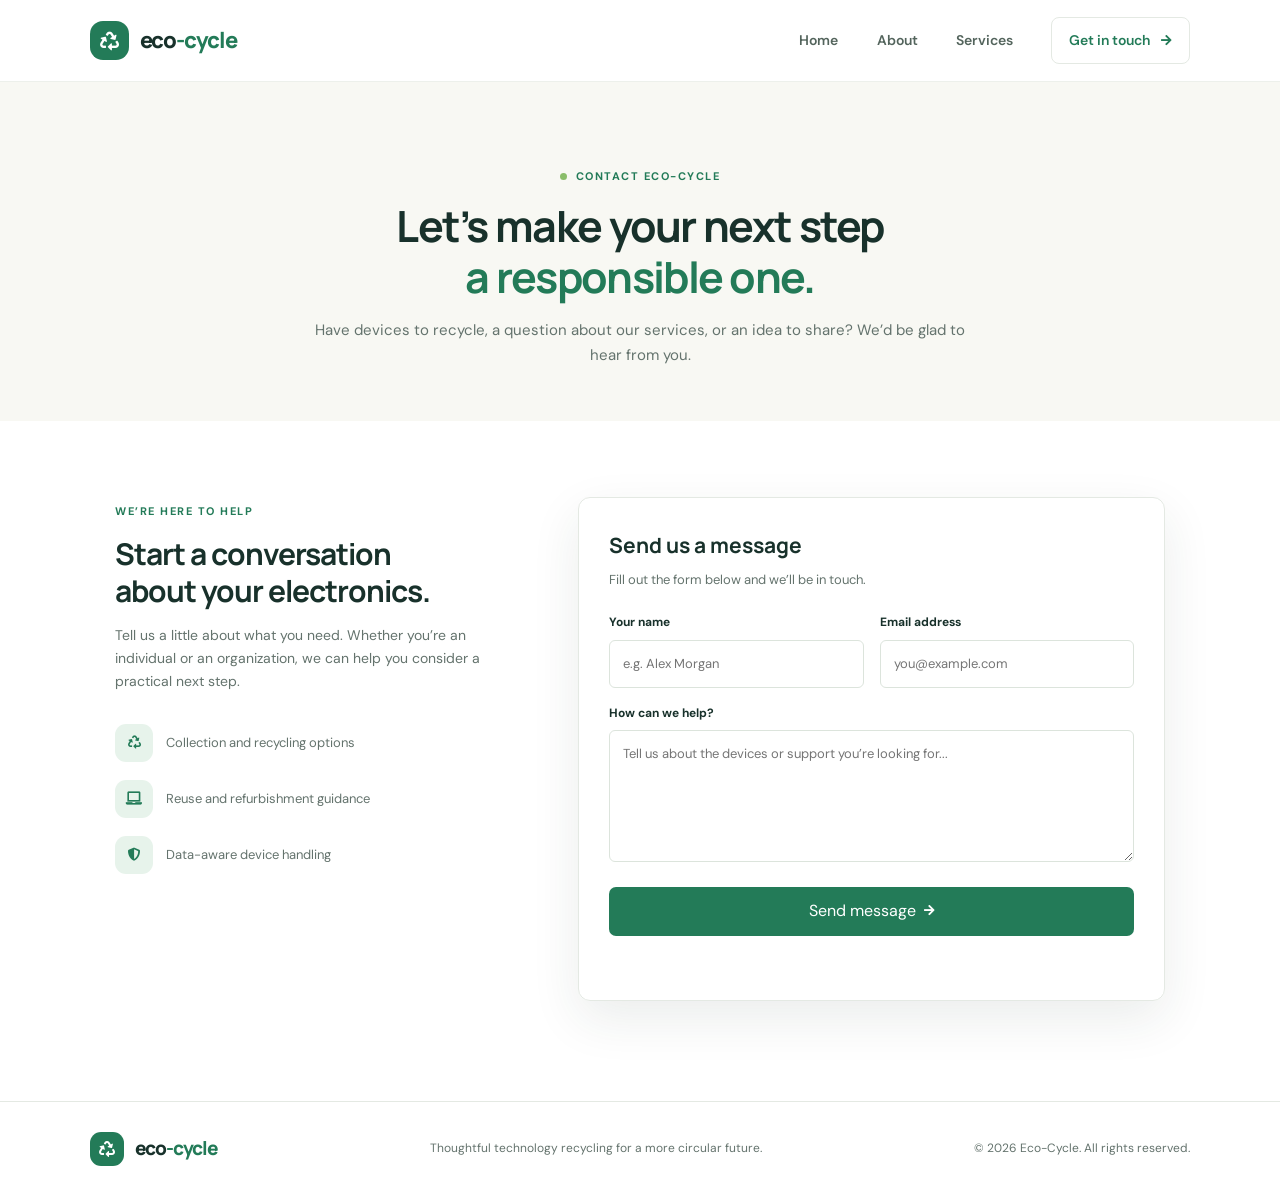
<file: contact.html>
<!DOCTYPE html>
<html lang="en">
  <head>
    <meta charset="UTF-8" />
    <meta name="viewport" content="width=device-width, initial-scale=1.0" />
    <meta name="description" content="Get in touch with Eco-Cycle to discuss responsible electronics reuse and recycling." />
    <title>Contact Eco-Cycle | Let's talk recycling</title>
    <link rel="stylesheet" href="site.css" />
    <link rel="stylesheet" href="contact.css" />
    <link rel="stylesheet" href="https://cdnjs.cloudflare.com/ajax/libs/font-awesome/5.15.3/css/all.min.css" />
  </head>
  <body>
    <header class="site-header">
      <a class="brand" href="index.html" aria-label="Eco-Cycle home"><span class="brand-mark"><i class="fas fa-recycle" aria-hidden="true"></i></span><span class="brand-name">eco<span>-cycle</span></span></a>
      <nav class="site-nav" aria-label="Main navigation">
        <a href="index.html">Home</a><a href="about.html">About</a><a href="services.html">Services</a><a class="nav-cta active" aria-current="page" href="contact.html">Get in touch <i class="fas fa-arrow-right" aria-hidden="true"></i></a>
      </nav>
    </header>
    <main>
      <section class="page-heading">
        <span class="eyebrow"><span></span> Contact Eco-Cycle</span>
        <h1>Let’s make your next step<br /><em>a responsible one.</em></h1>
        <p>Have devices to recycle, a question about our services, or an idea to share? We’d be glad to hear from you.</p>
      </section>
      <section class="contact-layout">
        <div class="contact-intro">
          <span class="eyebrow">We’re here to help</span>
          <h2>Start a conversation<br />about your electronics.</h2>
          <p>Tell us a little about what you need. Whether you’re an individual or an organization, we can help you consider a practical next step.</p>
          <div class="contact-points">
            <div class="contact-point"><i class="fas fa-recycle" aria-hidden="true"></i><span>Collection and recycling options</span></div>
            <div class="contact-point"><i class="fas fa-laptop" aria-hidden="true"></i><span>Reuse and refurbishment guidance</span></div>
            <div class="contact-point"><i class="fas fa-shield-alt" aria-hidden="true"></i><span>Data-aware device handling</span></div>
          </div>
        </div>
        <form class="contact-form" id="contact-form">
          <h2>Send us a message</h2>
          <p>Fill out the form below and we’ll be in touch.</p>
          <div class="form-row">
            <div class="form-field"><label for="name">Your name</label><input type="text" id="name" name="name" autocomplete="name" placeholder="e.g. Alex Morgan" required /></div>
            <div class="form-field"><label for="email">Email address</label><input type="email" id="email" name="email" autocomplete="email" placeholder="you@example.com" required /></div>
          </div>
          <div class="form-field"><label for="message">How can we help?</label><textarea id="message" name="message" placeholder="Tell us about the devices or support you’re looking for..." required></textarea></div>
          <button type="submit" class="button button-primary form-submit">Send message <i class="fas fa-arrow-right" aria-hidden="true"></i></button>
          <p class="form-status" id="form-status" role="status" aria-live="polite"></p>
        </form>
      </section>
    </main>
    <footer class="site-footer">
      <a class="brand footer-brand" href="index.html"><span class="brand-mark"><i class="fas fa-recycle" aria-hidden="true"></i></span><span class="brand-name">eco<span>-cycle</span></span></a>
      <p>Thoughtful technology recycling for a more circular future.</p><span class="footer-copy">&copy; 2026 Eco-Cycle. All rights reserved.</span>
    </footer>
    <script src="script.js"></script>
  </body>
</html>
</file>
<file: site.css>
@import url("https://fonts.googleapis.com/css2?family=DM+Sans:wght@400;500;600;700&family=Manrope:wght@400;500;600;700;800&display=swap");

:root {
  --ink: #18312b;
  --muted: #64736d;
  --green: #237b58;
  --green-dark: #17563e;
  --mint: #e7f3eb;
  --cream: #f8f8f3;
  --line: #e4e9e3;
  --white: #fff;
  --shadow: 0 18px 50px rgba(30, 58, 44, 0.09);
}

* { box-sizing: border-box; }
html { scroll-behavior: smooth; }
body {
  margin: 0;
  color: var(--ink);
  background: var(--white);
  font-family: "DM Sans", Arial, sans-serif;
  line-height: 1.65;
  -webkit-font-smoothing: antialiased;
}
img { display: block; max-width: 100%; }
a { color: inherit; }
h1, h2, h3, p { margin-top: 0; }
h1, h2, h3, .brand-name { font-family: "Manrope", "DM Sans", Arial, sans-serif; }

.site-header {
  position: relative;
  z-index: 5;
  min-height: 82px;
  display: flex;
  align-items: center;
  justify-content: space-between;
  gap: 32px;
  padding: 0 clamp(24px, 7vw, 110px);
  background: rgba(255, 255, 255, 0.96);
  border-bottom: 1px solid #edf0eb;
}
.brand { display: inline-flex; align-items: center; gap: 11px; text-decoration: none; }
.brand-mark {
  width: 39px;
  height: 39px;
  display: grid;
  place-items: center;
  border-radius: 13px;
  color: var(--white);
  background: var(--green);
  font-size: 19px;
}
.brand-name { font-size: 22px; font-weight: 800; letter-spacing: -1.2px; }
.brand-name span { color: var(--green); }
.site-nav { display: flex; align-items: center; gap: clamp(18px, 3vw, 42px); }
.site-nav a {
  color: #53645c;
  font-size: 14px;
  font-weight: 600;
  text-decoration: none;
  transition: color 160ms ease, background 160ms ease;
}
.site-nav a:hover, .site-nav a.active { color: var(--green); }
.site-nav .nav-cta {
  padding: 11px 17px;
  border: 1px solid var(--line);
  border-radius: 8px;
  color: var(--ink);
}
.site-nav .nav-cta:hover { border-color: var(--green); color: var(--green); }
.nav-cta i, .button i { margin-left: 8px; font-size: 12px; }

.eyebrow {
  display: inline-flex;
  align-items: center;
  gap: 9px;
  margin-bottom: 16px;
  color: var(--green);
  font-size: 11px;
  font-weight: 700;
  letter-spacing: 1.5px;
  line-height: 1.3;
  text-transform: uppercase;
}
.eyebrow > span { width: 7px; height: 7px; border-radius: 50%; background: #8abd69; }
.button {
  min-height: 49px;
  display: inline-flex;
  align-items: center;
  justify-content: center;
  padding: 0 21px;
  border: 0;
  border-radius: 7px;
  font-size: 13px;
  font-weight: 700;
  text-decoration: none;
  transition: transform 160ms ease, background 160ms ease;
}
.button:hover { transform: translateY(-2px); }
.button-primary { color: var(--white); background: var(--green); }
.button-primary:hover { color: var(--white); background: var(--green-dark); }
.button-light { color: var(--green-dark); background: var(--white); }
.button-light:hover { color: var(--green-dark); background: #eef5ed; }
.text-link { color: var(--ink); font-size: 13px; font-weight: 700; text-decoration: none; }
.text-link:hover { color: var(--green); }

.section-wrap { width: min(1120px, calc(100% - 48px)); margin: 0 auto; padding: 96px 0; }
.section-heading { display: flex; align-items: end; justify-content: space-between; gap: 48px; margin-bottom: 36px; }
.section-heading h2, .page-heading h1 { margin-bottom: 0; font-size: clamp(30px, 4vw, 43px); line-height: 1.2; letter-spacing: -1.7px; }
.section-heading h2 em, .page-heading h1 em { color: var(--green); font-style: normal; }
.section-heading > p { max-width: 390px; margin: 0; color: var(--muted); font-size: 14px; }
.page-heading { padding: 80px 24px 54px; text-align: center; background: var(--cream); }
.page-heading h1 { margin-bottom: 15px; }
.page-heading > p { max-width: 660px; margin: 0 auto; color: var(--muted); font-size: 15px; }

.site-footer {
  display: flex;
  align-items: center;
  justify-content: space-between;
  gap: 24px;
  padding: 30px clamp(24px, 7vw, 110px);
  border-top: 1px solid var(--line);
}
.footer-brand .brand-mark { width: 34px; height: 34px; border-radius: 11px; font-size: 16px; }
.footer-brand .brand-name { font-size: 19px; }
.site-footer > p, .footer-copy { margin: 0; color: var(--muted); font-size: 12px; }

.contact-layout {
  width: min(1050px, calc(100% - 48px));
  display: grid;
  grid-template-columns: 0.8fr 1.2fr;
  gap: 72px;
  margin: 0 auto;
  padding: 76px 0 100px;
}
.contact-intro h2 { margin-bottom: 14px; font-size: 30px; letter-spacing: -1px; line-height: 1.25; }
.contact-intro > p { color: var(--muted); font-size: 14px; }
.contact-points { display: grid; gap: 18px; margin-top: 31px; }
.contact-point { display: flex; align-items: center; gap: 13px; color: var(--muted); font-size: 13px; }
.contact-point i { width: 38px; height: 38px; display: grid; place-items: center; border-radius: 11px; color: var(--green); background: var(--mint); }
.contact-form { padding: 30px; border: 1px solid var(--line); border-radius: 12px; box-shadow: var(--shadow); }
.contact-form h2 { margin-bottom: 6px; font-size: 21px; }
.contact-form > p { margin-bottom: 23px; color: var(--muted); font-size: 13px; }
.form-row { display: grid; grid-template-columns: 1fr 1fr; gap: 16px; }
.form-field { margin-bottom: 16px; }
.form-field label { display: block; margin-bottom: 7px; font-size: 12px; font-weight: 700; }
.form-field input, .form-field textarea {
  width: 100%;
  padding: 12px 13px;
  border: 1px solid #dce4dc;
  border-radius: 6px;
  outline: none;
  background: #fff;
  color: var(--ink);
  font: inherit;
  font-size: 13px;
  transition: border-color 160ms ease, box-shadow 160ms ease;
}
.form-field input:focus, .form-field textarea:focus { border-color: var(--green); box-shadow: 0 0 0 3px rgba(35, 123, 88, 0.12); }
.form-field textarea { min-height: 132px; resize: vertical; }
.form-submit { width: 100%; cursor: pointer; font: inherit; }
.form-status { min-height: 22px; margin: 12px 0 0 !important; color: var(--green-dark) !important; font-weight: 600; }

@media (max-width: 720px) {
  .site-header { min-height: 72px; flex-wrap: wrap; gap: 8px; padding: 12px 20px; }
  .brand-mark { width: 35px; height: 35px; }
  .brand-name { font-size: 20px; }
  .site-nav { width: 100%; justify-content: space-between; gap: 8px; padding-top: 3px; }
  .site-nav a { font-size: 12px; }
  .site-nav .nav-cta { padding: 8px 10px; }
  .section-wrap { width: min(100% - 36px, 540px); padding: 66px 0; }
  .section-heading { display: block; }
  .section-heading > p { margin-top: 16px; }
  .site-footer { flex-direction: column; align-items: flex-start; gap: 12px; padding: 25px 22px; }
  .contact-layout { width: min(100% - 36px, 540px); grid-template-columns: 1fr; gap: 32px; padding: 52px 0 68px; }
  .contact-form { padding: 23px 18px; }
  .page-heading { padding: 62px 20px 42px; }
}
@media (max-width: 420px) {
  .site-nav { gap: 5px; }
  .site-nav a { font-size: 11px; }
  .site-nav .nav-cta { padding: 7px 8px; }
  .form-row { grid-template-columns: 1fr; gap: 0; }
}
@media (prefers-reduced-motion: reduce) {
  *, *::before, *::after { scroll-behavior: auto !important; transition-duration: 0.01ms !important; }
}
</file>
<file: contact.css>
.contact-form .button { border: 0; }
</file>
